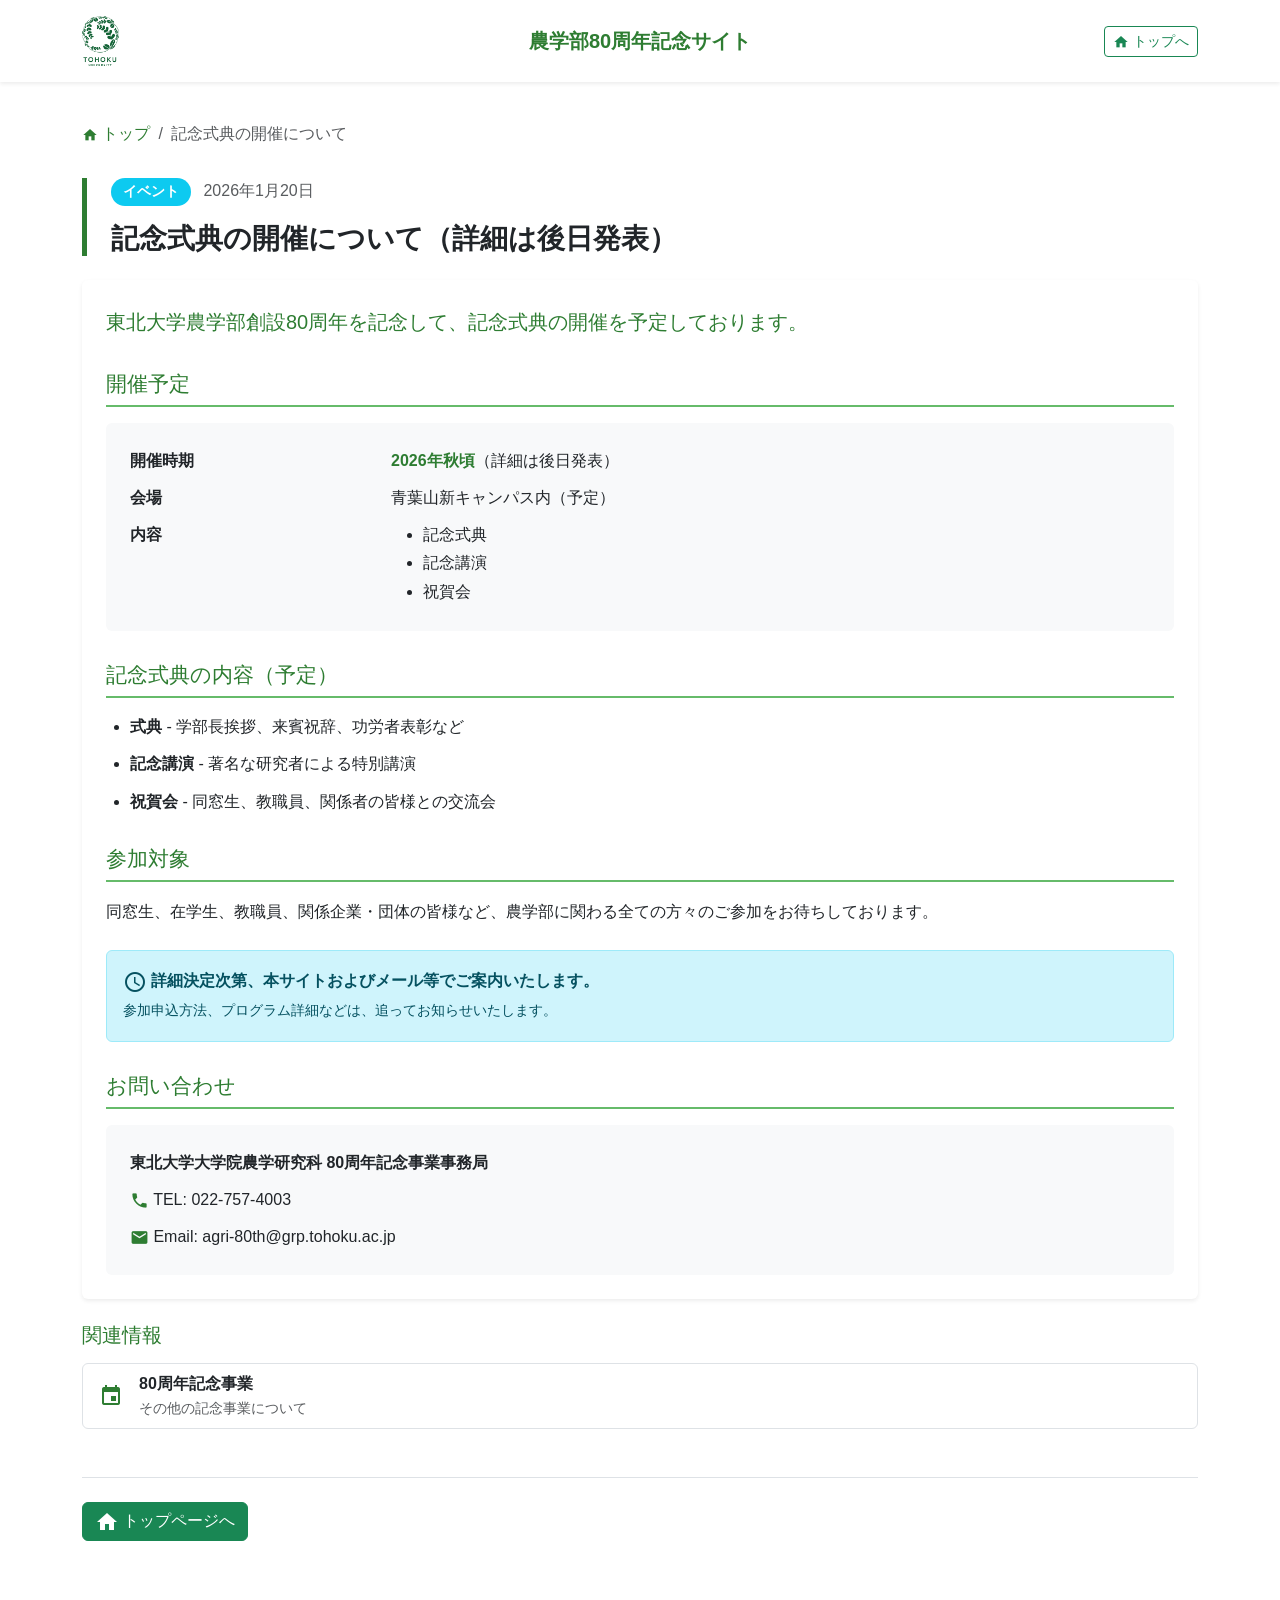
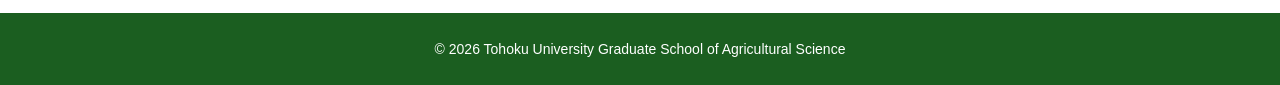
<file: news/2026-xx-xx-site-ceremony.html>
<!DOCTYPE html>
<html lang="ja">
<head>
  <meta charset="UTF-8">
  <title>記念式典の開催について | 東北大学農学部80周年</title>
  <meta name="viewport" content="width=device-width, initial-scale=1, shrink-to-fit=no">
  <link href="https://cdn.jsdelivr.net/npm/bootstrap@5.0.0-beta1/dist/css/bootstrap.min.css" rel="stylesheet" integrity="sha384-giJF6kkoqNQ00vy+HMDP7azOuL0xtbfIcaT9wjKHr8RbDVddVHyTfAAsrekwKmP1" crossorigin="anonymous">
  <link href="https://fonts.googleapis.com/icon?family=Material+Icons" rel="stylesheet">
  <link rel="stylesheet" href="../css/style.css">
  <link rel="stylesheet" href="../css/queries.css">
</head>

<body>
   <header class="bg-white shadow-sm sticky-top">
    <div class="container py-3">
      <div class="row align-items-center">
        <div class="col-4 col-md-3">
          <a href="../index.html">
            <img src="../img/logo_top1.png" alt="東北大学" class="img-fluid" style="max-height: 50px;">
          </a>
        </div>
        <div class="col-8 col-md-6 text-center">
          <h1 class="h5 mb-0 text-primary-green fw-bold d-none d-md-block">農学部80周年記念サイト</h1>
          <p class="small text-primary-green mb-0 d-md-none">80周年記念サイト</p>
        </div>
        <div class="col-12 col-md-3 text-end mt-2 mt-md-0">
          <a href="../index.html" class="btn btn-outline-success btn-sm">
            <span class="material-icons" style="font-size: 1rem; vertical-align: middle;">home</span>
            <span class="d-none d-md-inline">トップへ</span>
          </a>
        </div>
      </div>
    </div>
  </header>

  <main class="py-4">
    <article class="container">
      <nav aria-label="breadcrumb">
        <ol class="breadcrumb bg-transparent px-0">
          <li class="breadcrumb-item">
            <a href="../index.html" class="text-primary-green text-decoration-none">
              <span class="material-icons" style="font-size: 1rem; vertical-align: middle;">home</span>
              トップ
            </a>
          </li>
          
          <li class="breadcrumb-item active text-muted" aria-current="page">記念式典の開催について</li>
        </ol>
      </nav>

      <div class="article-header mb-4">
  <div class="mb-3">
    <span class="notice-badge notice-badge bg-info">イベント</span>
    <time datetime="2026-01-20" class="text-muted">2026年1月20日</time>
  </div>
  <h2 class="h3 fw-bold text-dark mb-0">記念式典の開催について（詳細は後日発表）</h2>
</div>

          <div class="article-content bg-white rounded shadow-sm p-4">
            <p class="lead text-primary-green">
              東北大学農学部創設80周年を記念して、記念式典の開催を予定しております。
            </p>

            <h3>開催予定</h3>
            <div class="p-4 bg-light rounded mb-4">
              <dl class="row mb-0">
                <dt class="col-sm-3">開催時期</dt>
                <dd class="col-sm-9"><strong class="text-primary-green">2026年秋頃</strong>（詳細は後日発表）</dd>
                
                <dt class="col-sm-3">会場</dt>
                <dd class="col-sm-9">青葉山新キャンパス内（予定）</dd>
                
                <dt class="col-sm-3">内容</dt>
                <dd class="col-sm-9 mb-0">
                  <ul class="mb-0">
                    <li>記念式典</li>
                    <li>記念講演</li>
                    <li>祝賀会</li>
                  </ul>
                </dd>
              </dl>
            </div>

            <h3>記念式典の内容（予定）</h3>
            <ul class="content-list">
              <li><strong>式典</strong> - 学部長挨拶、来賓祝辞、功労者表彰など</li>
              <li><strong>記念講演</strong> - 著名な研究者による特別講演</li>
              <li><strong>祝賀会</strong> - 同窓生、教職員、関係者の皆様との交流会</li>
            </ul>

            <h3>参加対象</h3>
            <p>
              同窓生、在学生、教職員、関係企業・団体の皆様など、農学部に関わる全ての方々のご参加をお待ちしております。
            </p>

            <div class="alert alert-info mt-4" role="alert">
              <span class="material-icons" style="vertical-align: middle;">schedule</span>
              <strong>詳細決定次第、本サイトおよびメール等でご案内いたします。</strong><br>
              <small>参加申込方法、プログラム詳細などは、追ってお知らせいたします。</small>
            </div>

            <h3>お問い合わせ</h3>
            <div class="bg-light p-4 rounded">
              <p class="mb-2"><strong>東北大学大学院農学研究科 80周年記念事業事務局</strong></p>
              <p class="mb-2">
                <span class="material-icons text-primary-green" style="vertical-align: middle; font-size: 1.2rem;">phone</span>
                TEL: 022-757-4003
              </p>
              <p class="mb-0">
                <span class="material-icons text-primary-green" style="vertical-align: middle; font-size: 1.2rem;">email</span>
                Email: agri-80th@grp.tohoku.ac.jp
              </p>
            </div>
          </div>

          <div class="mt-4">
            <h3 class="h5 text-primary-green mb-3">関連情報</h3>
            <div class="list-group">
              <a href="../index.html#list" class="list-group-item list-group-item-action d-flex align-items-center">
                <span class="material-icons text-primary-green me-3">event</span>
                <div>
                  <div class="fw-bold">80周年記念事業</div>
                  <small class="text-muted">その他の記念事業について</small>
                </div>
              </a>
            </div>
          </div>

          <div class="d-flex justify-content-between mt-5 pt-4 border-top flex-column flex-md-row gap-3">
            
            <a href="../index.html" class="btn btn-success">
              <span class="material-icons" style="vertical-align: middle;">home</span>
              トップページへ
            </a>
          </div>
        </div>
      </div>
    </article>
  </main>

  <footer class="bg-accent-green text-white py-4 mt-5">
    <div class="container text-center">
      <small>© 2026 Tohoku University Graduate School of Agricultural Science</small>
    </div>
  </footer>

  <script src="https://cdn.jsdelivr.net/npm/bootstrap@5.0.0-beta1/dist/js/bootstrap.bundle.min.js" integrity="sha384-ygbV9kiqUc6oa4msXn9868pTtWMgiQaeYH7/t7LECLbyPA2x65Kgf80OJFdroafW" crossorigin="anonymous"></script>
</body>
</html>
</file>
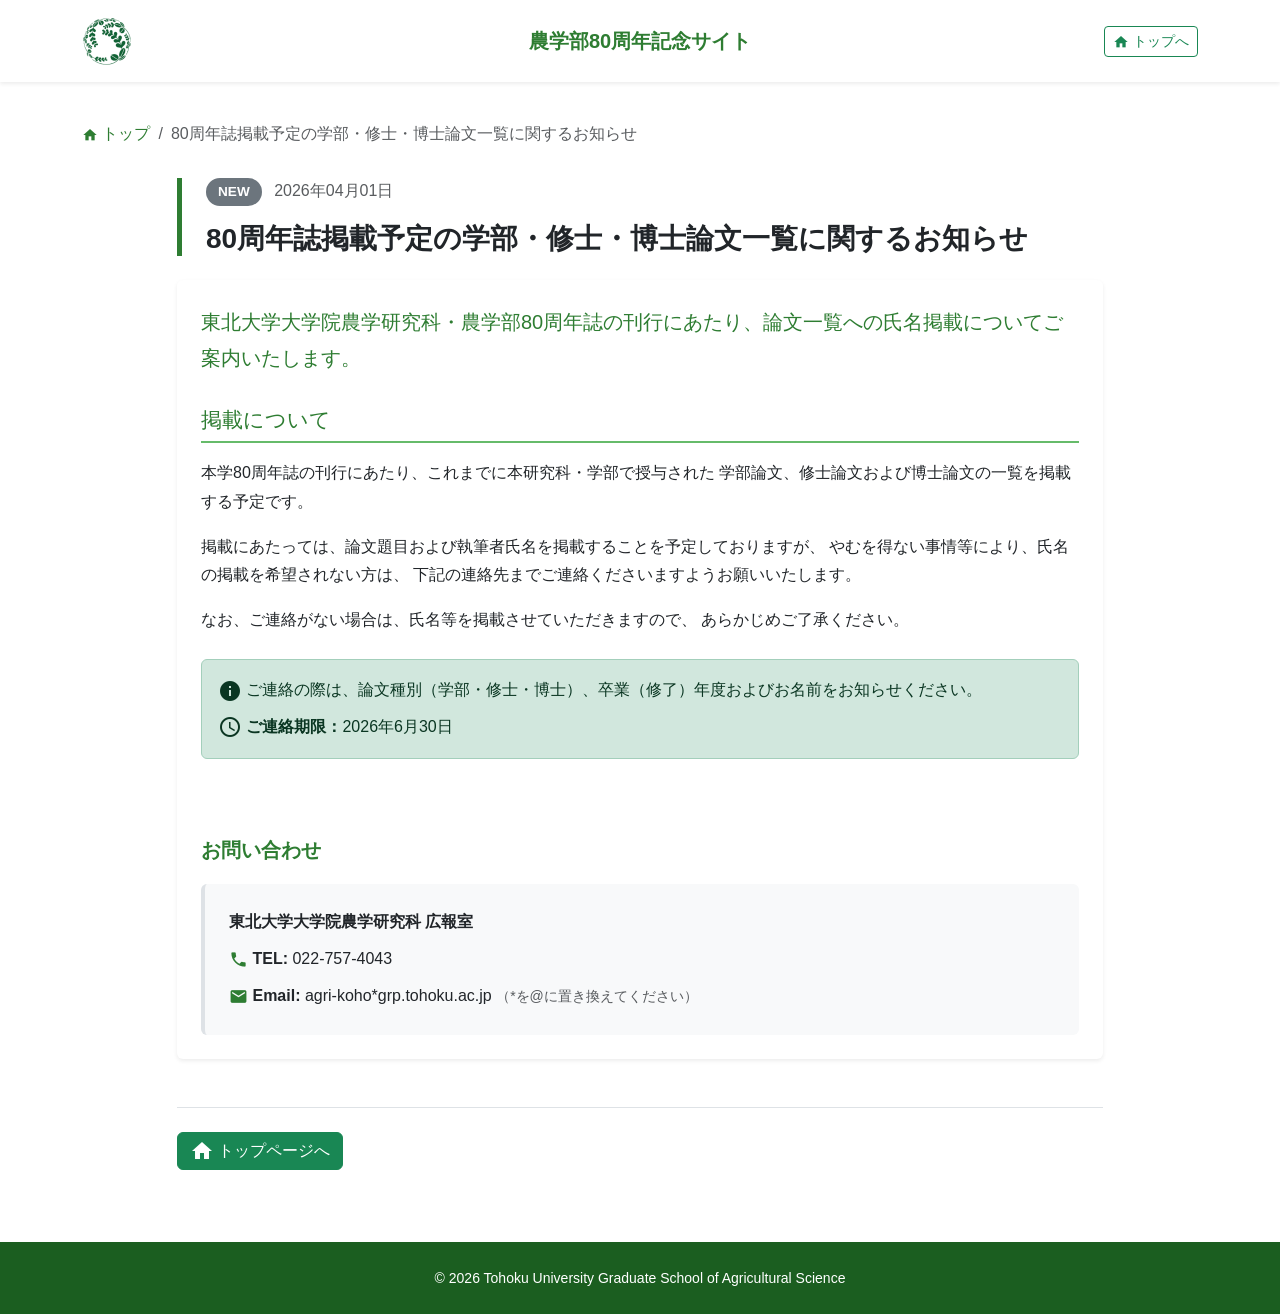
<file: news/20260401_info_01.html>
<!DOCTYPE html>
<html lang="ja">
<head>
  <meta charset="UTF-8">
  <title>80周年誌掲載予定の学部・修士・博士論文一覧に関するお知らせ | 東北大学農学部80周年</title>
  <meta name="viewport" content="width=device-width, initial-scale=1, shrink-to-fit=no">
  <link rel="canonical" href="https://www.agri.tohoku.ac.jp/80th/news/thesis-name-notice.html">
  <meta name="description" content="80周年誌に掲載する学部・修士論文・博士論文一覧への氏名掲載に関するご案内です。掲載を希望されない方はご連絡ください。">
  
  <!-- スタイルシート -->
  <link href="https://cdn.jsdelivr.net/npm/bootstrap@5.0.0-beta1/dist/css/bootstrap.min.css" rel="stylesheet" integrity="sha384-giJF6kkoqNQ00vy+HMDP7azOuL0xtbfIcaT9wjKHr8RbDVddVHyTfAAsrekwKmP1" crossorigin="anonymous">
  <link href="https://fonts.googleapis.com/icon?family=Material+Icons" rel="stylesheet">
  <link rel="stylesheet" href="../css/style.css">
  <link rel="stylesheet" href="../css/queries.css">
</head>

<body>
  <!-- ヘッダー -->
  <header class="bg-white shadow-sm sticky-top">
    <div class="container py-3">
      <div class="row align-items-center">
        <div class="col-4 col-md-3">
          <a href="../index.html">
            <img src="../img/logo_top3.png" alt="東北大学" class="img-fluid" style="max-height: 50px;">
          </a>
        </div>
        <div class="col-8 col-md-6 text-center">
          <h1 class="h5 mb-0 text-primary-green fw-bold d-none d-md-block">農学部80周年記念サイト</h1>
          <p class="small text-primary-green mb-0 d-md-none">80周年記念サイト</p>
        </div>
        <div class="col-12 col-md-3 text-end mt-2 mt-md-0">
          <a href="../index.html" class="btn btn-outline-success btn-sm">
            <span class="material-icons" style="font-size: 1rem; vertical-align: middle;">home</span>
            <span class="d-none d-md-inline">トップへ</span>
          </a>
        </div>
      </div>
    </div>
  </header>

  <main class="py-4">
    <article class="container">
      <!-- パンくずリスト -->
      <nav aria-label="breadcrumb">
        <ol class="breadcrumb bg-transparent px-0">
          <li class="breadcrumb-item">
            <a href="../index.html" class="text-primary-green text-decoration-none">
              <span class="material-icons" style="font-size: 1rem; vertical-align: middle;">home</span>
              トップ
            </a>
          </li>
          
          <li class="breadcrumb-item active text-muted" aria-current="page">
            80周年誌掲載予定の学部・修士・博士論文一覧に関するお知らせ
          </li>
        </ol>
      </nav>

      <div class="row">
        <div class="col-lg-10 mx-auto">
          <!-- 記事ヘッダー -->
          <div class="article-header mb-4">
            <div class="mb-3">
              <span class="notice-badge bg-secondary">NEW</span>
              <time datetime="2026-01-15" class="text-muted">2026年04月01日</time>
            </div>
            <h2 class="h3 fw-bold text-dark mb-0">
              80周年誌掲載予定の学部・修士・博士論文一覧に関するお知らせ
            </h2>
          </div>

          <!-- 記事本文 -->
          <div class="article-content bg-white rounded shadow-sm p-4">
            <p class="lead text-primary-green">
              東北大学大学院農学研究科・農学部80周年誌の刊行にあたり、論文一覧への氏名掲載についてご案内いたします。
            </p>

            <h3>掲載について</h3>
            <p>
              本学80周年誌の刊行にあたり、これまでに本研究科・学部で授与された
              学部論文、修士論文および博士論文の一覧を掲載する予定です。
            </p>
            <p>
              掲載にあたっては、論文題目および執筆者氏名を掲載することを予定しておりますが、
              やむを得ない事情等により、氏名の掲載を希望されない方は、
              下記の連絡先までご連絡くださいますようお願いいたします。
            </p>
            <p>
              なお、ご連絡がない場合は、氏名等を掲載させていただきますので、
              あらかじめご了承ください。
            </p>

            <div class="alert alert-success mt-4" role="alert">
             <div class="mb-2">
              <span class="material-icons" style="vertical-align: middle;">info</span>
                ご連絡の際は、論文種別（学部・修士・博士）、卒業（修了）年度およびお名前をお知らせください。
            </div>
            <div>
             <span class="material-icons" style="vertical-align: middle;">schedule</span>
              <strong>ご連絡期限：</strong>2026年6月30日
            </div>
            </div>

             <p>
              <br>
              <br>
              <span class="fw-bold fs-5 text-primary-green">お問い合わせ</span><br>
              <span class="text-muted"></span>
            </p>
            <div class="bg-light p-4 rounded border-start border-primary-green border-4">
              <p class="mb-2 fw-bold">東北大学大学院農学研究科 広報室</p>
              <p class="mb-2">
                <span class="material-icons text-primary-green" style="vertical-align: middle; font-size: 1.2rem;">phone</span>
                <span class="fw-semibold">TEL:</span> 022-757-4043
              </p>
              <p class="mb-0">
                <span class="material-icons text-primary-green" style="vertical-align: middle; font-size: 1.2rem;">email</span>
                <span class="fw-semibold">Email:</span> agri-koho*grp.tohoku.ac.jp <span class="text-muted small">（*を@に置き換えてください）</span>
              </p>
             </div>
          </div>

          <!-- ナビゲーション -->
          <div class="d-flex justify-content-between mt-5 pt-4 border-top flex-column flex-md-row gap-3">
            <a href="../index.html" class="btn btn-success">
              <span class="material-icons" style="vertical-align: middle;">home</span>
              トップページへ
            </a>
          </div>
        </div>
      </div>
    </article>
  </main>

  <!-- フッター -->
  <footer class="bg-accent-green text-white py-4 mt-5">
    <div class="container text-center">
      <small>© 2026 Tohoku University Graduate School of Agricultural Science</small>
    </div>
  </footer>

  <script src="https://cdn.jsdelivr.net/npm/bootstrap@5.0.0-beta1/dist/js/bootstrap.bundle.min.js" integrity="sha384-ygbV9kiqUc6oa4msXn9868pTtWMgiQaeYH7/t7LECLbyPA2x65Kgf80OJFdroafW" crossorigin="anonymous"></script>
</body>
</html>
</file>
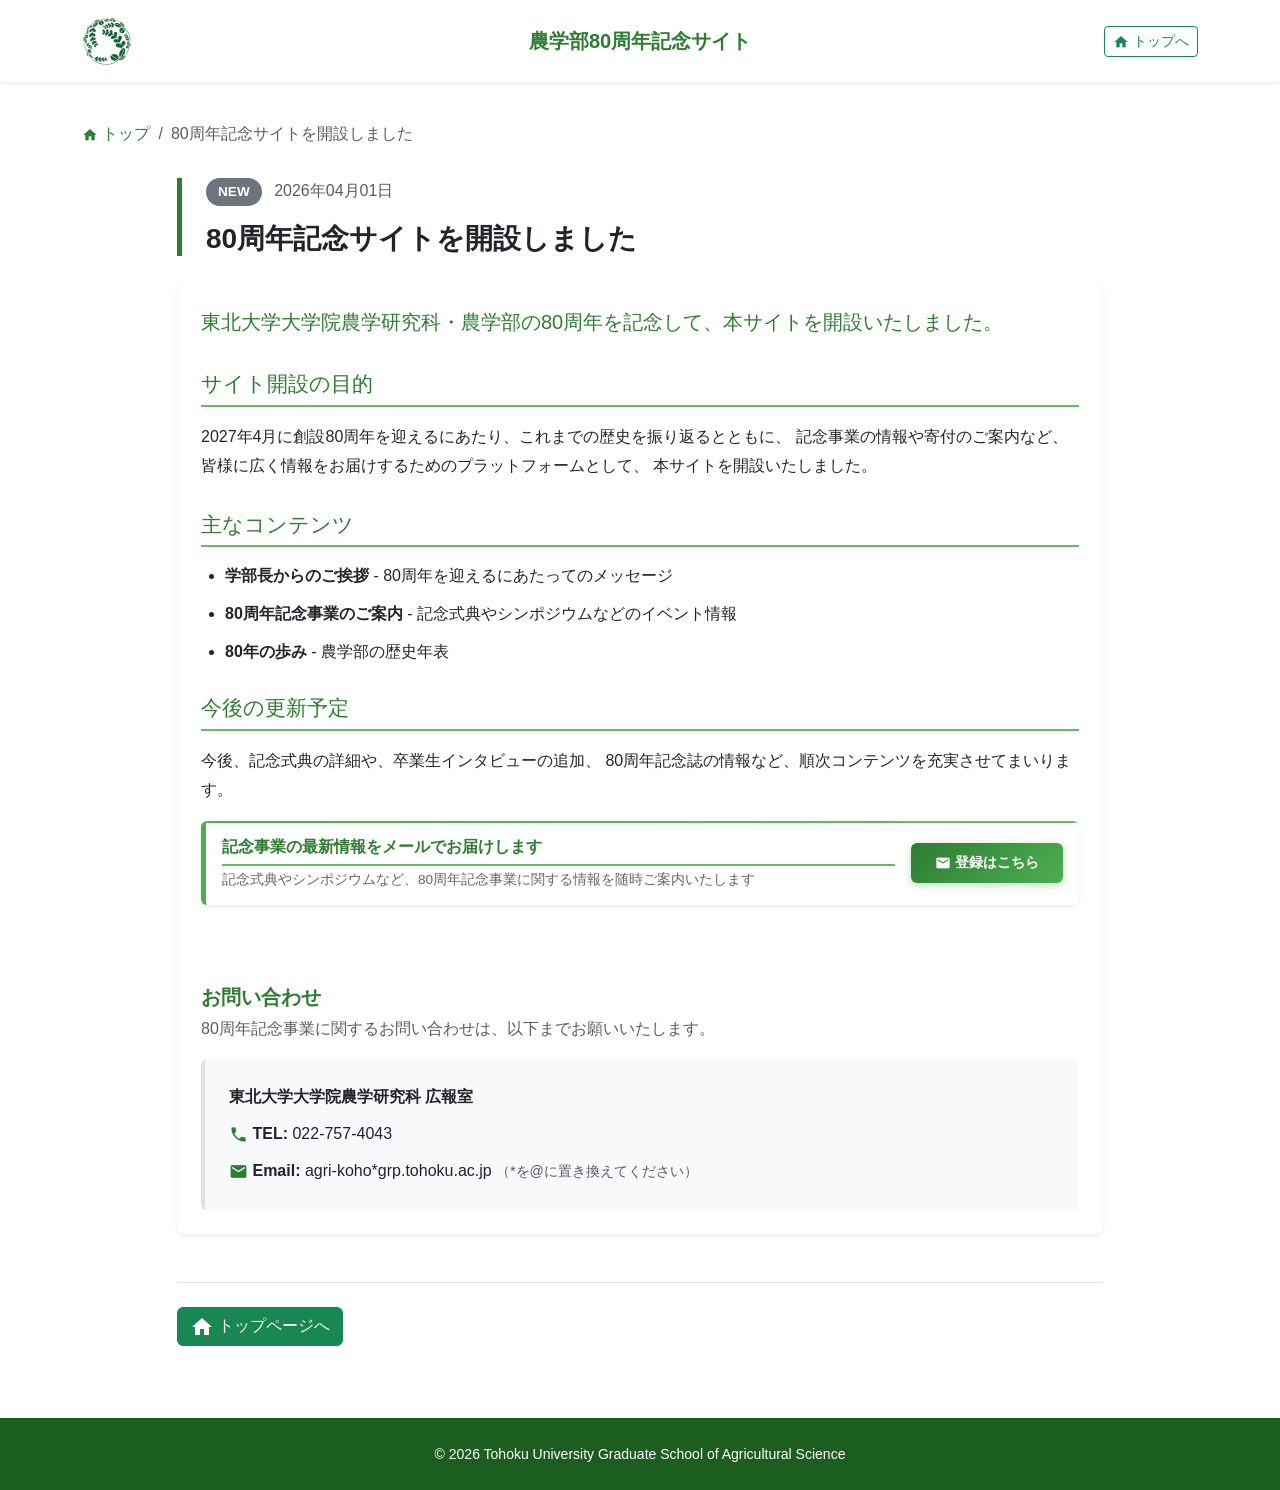
<file: news/20260401_site-open.html>
<!DOCTYPE html>
<html lang="ja">
<head>
  <meta charset="UTF-8">
  <title>80周年記念サイトを開設しました | 東北大学農学部80周年</title>
  <meta name="viewport" content="width=device-width, initial-scale=1, shrink-to-fit=no">
  <link rel="canonical" href="https://www.agri.tohoku.ac.jp/80th/news/2026-01-15-site-open.html">
  <meta name="description" content="東北大学農学部80周年記念サイトを開設いたしました">
  
  <!-- スタイルシート -->
  <link href="https://cdn.jsdelivr.net/npm/bootstrap@5.0.0-beta1/dist/css/bootstrap.min.css" rel="stylesheet" integrity="sha384-giJF6kkoqNQ00vy+HMDP7azOuL0xtbfIcaT9wjKHr8RbDVddVHyTfAAsrekwKmP1" crossorigin="anonymous">
  <link href="https://fonts.googleapis.com/icon?family=Material+Icons" rel="stylesheet">
  <link rel="stylesheet" href="../css/style.css">
  <link rel="stylesheet" href="../css/queries.css">
</head>

<body>
  <!-- ヘッダー -->
  <header class="bg-white shadow-sm sticky-top">
    <div class="container py-3">
      <div class="row align-items-center">
        <div class="col-4 col-md-3">
          <a href="../index.html">
            <img src="../img/logo_top3.png" alt="東北大学" class="img-fluid" style="max-height: 50px;">
          </a>
        </div>
        <div class="col-8 col-md-6 text-center">
          <h1 class="h5 mb-0 text-primary-green fw-bold d-none d-md-block">農学部80周年記念サイト</h1>
          <p class="small text-primary-green mb-0 d-md-none">80周年記念サイト</p>
        </div>
        <div class="col-12 col-md-3 text-end mt-2 mt-md-0">
          <a href="../index.html" class="btn btn-outline-success btn-sm">
            <span class="material-icons" style="font-size: 1rem; vertical-align: middle;">home</span>
            <span class="d-none d-md-inline">トップへ</span>
          </a>
        </div>
      </div>
    </div>
  </header>

  <main class="py-4">
    <article class="container">
      <!-- パンくずリスト -->
      <nav aria-label="breadcrumb">
        <ol class="breadcrumb bg-transparent px-0">
          <li class="breadcrumb-item">
            <a href="../index.html" class="text-primary-green text-decoration-none">
              <span class="material-icons" style="font-size: 1rem; vertical-align: middle;">home</span>
              トップ
            </a>
          </li>
          
          <li class="breadcrumb-item active text-muted" aria-current="page">80周年記念サイトを開設しました</li>
        </ol>
      </nav>

      <div class="row">
        <div class="col-lg-10 mx-auto">
          <!-- 記事ヘッダー -->
          <div class="article-header mb-4">
            <div class="mb-3">
              <span class="notice-badge bg-secondary">NEW</span>
              <time datetime="2026-01-15" class="text-muted">2026年04月01日</time>
            </div>
            <h2 class="h3 fw-bold text-dark mb-0">80周年記念サイトを開設しました</h2>
          </div>

          <!-- 記事本文 -->
          <div class="article-content bg-white rounded shadow-sm p-4">
            <p class="lead text-primary-green">
              東北大学大学院農学研究科・農学部の80周年を記念して、本サイトを開設いたしました。
            </p>

            <h3>サイト開設の目的</h3>
            <p>
              2027年4月に創設80周年を迎えるにあたり、これまでの歴史を振り返るとともに、
              記念事業の情報や寄付のご案内など、皆様に広く情報をお届けするためのプラットフォームとして、
              本サイトを開設いたしました。
            </p>

            <h3>主なコンテンツ</h3>
            <ul class="content-list">
              <li><strong>学部長からのご挨拶</strong> - 80周年を迎えるにあたってのメッセージ</li>
              <li><strong>80周年記念事業のご案内</strong> - 記念式典やシンポジウムなどのイベント情報</li>
              
              <li><strong>80年の歩み</strong> - 農学部の歴史年表</li>
              <!--<li><strong>寄付のお願い</strong> - 記念事業へのご支援について　 ※後日更新予定</li>
              <li><strong>インタビュー・メッセージ</strong> - 卒業生や教員からのメッセージ　 ※後日更新予定</li>-->
            </ul>

            <h3>今後の更新予定</h3>
            <p>
              今後、記念式典の詳細や、卒業生インタビューの追加、
              80周年記念誌の情報など、順次コンテンツを充実させてまいります。
            </p>

            <!--<div class="alert alert-success mt-4" role="alert">
              <span class="material-icons" style="vertical-align: middle;">info</span>
              最新情報は随時更新いたしますので、定期的にご確認ください。
            </div>-->
           
           
            <!-- 情報配信登録カード -->
                <div class="info-subscription-card bg-white rounded shadow-sm p-3 mb-3" style="position: relative; overflow: hidden; border-left: 5px solid #4CAF50;">
                  <!-- 上部アクセントライン -->
                  <div style="
                    position: absolute;
                    top: 0;
                    left: 0;
                    right: 0;
                    height: 2px;
                    background: linear-gradient(90deg, #4CAF50, #66BB6A);
                  "></div>
                  
                  <div class="row align-items-center g-3">
                    <!-- アイコン -->
                    <!--<div class="col-auto">
                      <div class="card-icon" style="
                        width: 50px;
                        height: 50px;
                        display: flex;
                        align-items: center;
                        justify-content: center;
                        background: linear-gradient(135deg, #4CAF50 0%, #66BB6A 100%);
                        border-radius: 10px;
                        box-shadow: 0 2px 8px rgba(76, 175, 80, 0.25);
                      ">
                        <span class="material-icons card-icon-symbol" style="font-size: 1.8rem; color: #FFFFFF;">
                          mail_outline
                        </span>
                      </div>
                    </div>-->
                    
                    <!-- テキスト -->
                    <div class="col">
                      <h3 class="card-title mb-1" style="
                        font-size: 1rem;
                        font-weight: 700;
                        color: #2E7D32;
                        margin: 0;
                      ">
                        記念事業の最新情報をメールでお届けします
                      </h3>
                      <p class="card-description mb-0" style="
                        font-size: 0.85rem;
                        color: #666;
                        line-height: 1.4;
                      ">
                        記念式典やシンポジウムなど、80周年記念事業に関する情報を随時ご案内いたします
                      </p>
                    </div>
                    
                    <!-- ボタン -->
                    <div class="col-auto">
                      <a href="https://docs.google.com/forms/d/e/1FAIpQLSfyLuaSgHoXx5FHsyjhY27YbcGbFlaA_1o_IeCkv5uu81jIlg/viewform" 
                        target="_blank" 
                        class="btn card-btn"
                        style="
                          transition: all 0.3s ease;
                          background: linear-gradient(135deg, #2E7D32 0%, #4CAF50 100%);
                          color: #ffffff;
                          border: none;
                          font-weight: 600;
                          font-size: 0.9rem;
                          padding: 0.6rem 1.5rem;
                          white-space: nowrap;
                          border-radius: 6px;
                          box-shadow: 0 2px 8px rgba(46, 125, 50, 0.3);
                          text-decoration: none;
                          display: inline-flex;
                          align-items: center;
                          justify-content: center;
                        "
                        onmouseover="this.style.background='linear-gradient(135deg, #1B5E20 0%, #2E7D32 100%)'; this.style.transform='translateY(-2px)'; this.style.boxShadow='0 4px 12px rgba(46, 125, 50, 0.4)';"
                        onmouseout="this.style.background='linear-gradient(135deg, #2E7D32 0%, #4CAF50 100%)'; this.style.transform='translateY(0)'; this.style.boxShadow='0 2px 8px rgba(46, 125, 50, 0.3)';">
                        <span class="material-icons me-1" style="vertical-align: middle; font-size: 1rem;">mail</span>
                        登録はこちら
                      </a>
                    </div>
                  </div>
                </div>

                <!-- レスポンシブ対応 -->
                <style>
                @media (max-width: 991px) {
                  .info-subscription-card .col-auto:first-child {
                    display: flex;
                    justify-content: center;
                  }
                  
                  .info-subscription-card .col {
                    text-align: center;
                  }
                  
                  .info-subscription-card .col-auto:last-child {
                    display: flex;
                    justify-content: center;
                    width: 100%;
                  }
                  
                  .info-subscription-card .card-btn {
                    width: 100%;
                    max-width: 300px;
                  }
                }

                @media (max-width: 768px) {
                  .info-subscription-card .card-icon {
                    width: 45px !important;
                    height: 45px !important;
                  }
                  
                  .info-subscription-card .card-icon-symbol {
                    font-size: 1.5rem !important;
                  }
                  
                  .info-subscription-card .card-title {
                    font-size: 0.95rem !important;
                  }
                  
                  .info-subscription-card .card-description {
                    font-size: 0.8rem !important;
                  }
                  
                  .info-subscription-card .card-btn {
                    font-size: 0.85rem !important;
                    padding: 0.55rem 1.25rem !important;
                  }
                }
                </style>
<!-------------------------------------------------------------------------------------->

          
            <p>
              <br>
              <br>
              <span class="fw-bold fs-5 text-primary-green">お問い合わせ</span><br>
              <span class="text-muted">80周年記念事業に関するお問い合わせは、以下までお願いいたします。</span>
            </p>
            <div class="bg-light p-4 rounded border-start border-primary-green border-4">
              <p class="mb-2 fw-bold">東北大学大学院農学研究科 広報室</p>
              <p class="mb-2">
                <span class="material-icons text-primary-green" style="vertical-align: middle; font-size: 1.2rem;">phone</span>
                <span class="fw-semibold">TEL:</span> 022-757-4043
              </p>
              <p class="mb-0">
                <span class="material-icons text-primary-green" style="vertical-align: middle; font-size: 1.2rem;">email</span>
                <span class="fw-semibold">Email:</span> agri-koho*grp.tohoku.ac.jp <span class="text-muted small">（*を@に置き換えてください）</span>
              </p>
            
            </div>
          </div>

          <!-- 関連リンク -->
          <!--<div class="mt-4">
            <h3 class="h5 text-primary-green mb-3">関連情報</h3>
            <div class="list-group">
              <a href="../index.html#donation" class="list-group-item list-group-item-action d-flex align-items-center">
                <span class="material-icons text-primary-green me-3">volunteer_activism</span>
                <div>
                  <div class="fw-bold">寄付のお願い</div>
                  <small class="text-muted">80周年記念事業へのご支援をお願いしております</small>
                </div>
              </a>
              <a href="../index.html#list" class="list-group-item list-group-item-action d-flex align-items-center">
                <span class="material-icons text-primary-green me-3">event</span>
                <div>
                  <div class="fw-bold">80周年記念事業</div>
                  <small class="text-muted">記念式典やシンポジウムの情報</small>
                </div>
              </a>
            </div>
          </div>-->

          <!-- ナビゲーション -->
          <div class="d-flex justify-content-between mt-5 pt-4 border-top flex-column flex-md-row gap-3">
           
            <a href="../index.html" class="btn btn-success">
              <span class="material-icons" style="vertical-align: middle;">home</span>
              トップページへ
            </a>
          </div>
        </div>
      </div>
    </article>
  </main>

  <!-- フッター -->
  <footer class="bg-accent-green text-white py-4 mt-5">
    <div class="container text-center">
      <small>© 2026 Tohoku University Graduate School of Agricultural Science</small>
    </div>
  </footer>

  <script src="https://cdn.jsdelivr.net/npm/bootstrap@5.0.0-beta1/dist/js/bootstrap.bundle.min.js" integrity="sha384-ygbV9kiqUc6oa4msXn9868pTtWMgiQaeYH7/t7LECLbyPA2x65Kgf80OJFdroafW" crossorigin="anonymous"></script>
</body>
</html>
</file>
<file: css/style.css>
/* ============================================
   80周年記念サイト用CSS
   ============================================ */

/* Material Icons カスタムスタイル */
.material-icons {
  font-family: 'Material Icons';
  font-weight: normal;
  font-style: normal;
  font-size: 24px;
  line-height: 1;
  text-transform: none;
  letter-spacing: normal;
  word-wrap: normal;
  white-space: nowrap;
  direction: ltr;
  display: inline-flex;
  vertical-align: middle;
  -webkit-font-smoothing: antialiased;
  text-rendering: optimizeLegibility;
  -moz-osx-font-smoothing: grayscale;
  font-feature-settings: 'liga';
}

.material-icons.md-36 {
  font-size: 36px;
}

/* ============================================
   カラーパレット（CSS変数）
   ============================================ */
:root {
  --primary-green: #2E7D32;
  --light-green: #66BB6A;
  --accent-green: #1B5E20;
  --bg-light: #F1F8F4;
  --text-dark: #212121;
  --white: #FFFFFF;
}

/* ============================================
   基本スタイル
   ============================================ */
body {
  font-family: -apple-system, BlinkMacSystemFont, "Segoe UI", "Helvetica Neue", 
               "Hiragino Kaku Gothic ProN", "メイリオ", Meiryo, sans-serif;
}

/* ============================================
   背景色・テキスト色
   ============================================ */
.bg-primary-green {
  background-color: var(--primary-green) !important;
}

.bg-light-green {
  background-color: var(--light-green) !important;
}

.bg-accent-green {
  background-color: var(--accent-green) !important;
}

.text-primary-green {
  color: var(--primary-green) !important;
}

/* ============================================
   ボタン
   ============================================ */
.btn-donate {
  background: linear-gradient(135deg, var(--primary-green) 0%, var(--light-green) 100%);
  color: var(--white);
  border: none;
  padding: 1rem 2rem;
  font-size: 1.1rem;
  font-weight: bold;
  transition: all 0.3s ease;
  box-shadow: 0 4px 6px rgba(0,0,0,0.1);
}

.btn-donate:hover {
  transform: translateY(-2px);
  box-shadow: 0 6px 12px rgba(0,0,0,0.15);
  color: var(--white);
}

/* ============================================
   カード
   ============================================ */
.card-donation {
  border: 2px solid var(--light-green);
  border-radius: 15px;
  transition: all 0.3s ease;
  height: 100%;
}

.card-donation:hover {
  transform: translateY(-5px);
  box-shadow: 0 8px 16px rgba(46, 125, 50, 0.2);
}

.card-donation .card-header {
  background: linear-gradient(135deg, var(--primary-green) 0%, var(--light-green) 100%);
  color: var(--white);
  font-weight: bold;
  font-size: 1.2rem;
  border-radius: 13px 13px 0 0 !important;
}

.donation-amount {
  font-size: 2.5rem;
  font-weight: bold;
  color: var(--primary-green);
}

.icon-card {
  transition: all 0.3s ease;
  border: none;
  border-radius: 15px;
  overflow: hidden;
  box-shadow: 0 2px 8px rgba(0,0,0,0.1);
}

.icon-card:hover {
  transform: translateY(-5px);
  box-shadow: 0 8px 16px rgba(0,0,0,0.15);
}

.icon-card .material-icons {
  font-size: 3rem;
  color: var(--primary-green);
}

/* ============================================
   セクションタイトル
   ============================================ */
.section-title {
  position: relative;
  padding: 1.5rem 0;
  margin-bottom: 3rem;
}

.section-title::after {
  content: '';
  position: absolute;
  bottom: 0;
  left: 50%;
  transform: translateX(-50%);
  width: 80px;
  height: 4px;
  background: linear-gradient(90deg, var(--primary-green), var(--light-green));
  border-radius: 2px;
}

/* ============================================
   ナビゲーション
   ============================================ */
.navbar {
  background-color: var(--white);
  box-shadow: 0 2px 4px rgba(0,0,0,0.1);
}

.nav-link {
  color: var(--text-dark) !important;
  font-weight: 500;
  display: flex;
  align-items: center;
  gap: 0.5rem;
  padding: 0.75rem 1rem !important;
  transition: all 0.3s ease;
}

.nav-link:hover {
  color: var(--primary-green) !important;
  background-color: var(--bg-light);
  border-radius: 8px;
}

.nav-link .material-icons {
  font-size: 1.2rem;
}

/* ============================================
   ヒーローセクション
   ============================================ */
.jumbotron-fluid {
  position: relative;
  overflow: hidden;
}

.jumbotron-fluid::after {
  content: '';
  position: absolute;
  bottom: 0;
  left: 0;
  right: 0;
  height: 100px;
  background: linear-gradient(to top, var(--white), transparent);
}

/* モバイルではグラデーションを軽減 */
@media (max-width: 767px) {
  .jumbotron-fluid::after {
    height: 10px;
    background: linear-gradient(to top, rgba(255, 255, 255, 0.9), transparent);
  }
}

.hero-badge {
  position: absolute;
  top: 20px;
  right: 20px;
  background: var(--primary-green);
  color: var(--white);
  padding: 1rem 2rem;
  border-radius: 50px;
  font-size: 1.5rem;
  font-weight: bold;
  box-shadow: 0 4px 12px rgba(0,0,0,0.2);
  z-index: 10;
}

/* ============================================
   テーブル
   ============================================ */
.table > :not(caption) > * > * {
  vertical-align: middle;
}

/* ============================================
   フローティング要素
   ============================================ */
.floating-donate {
  position: fixed;
  bottom: 20px;
  right: 20px;
  z-index: 1000;
}

.floating-donate .btn {
  border-radius: 50px;
  padding: 1rem 2rem;
  box-shadow: 0 4px 12px rgba(46, 125, 50, 0.3);
  animation: pulse 2s infinite;
}

@keyframes pulse {
  0%, 100% {
    transform: scale(1);
  }
  50% {
    transform: scale(1.05);
  }
}

.floating-nav {
  position: fixed;
  width: 50px;
  right: 0;
  top: 10%;
  cursor: pointer;
  z-index: 999;
}

.floating-nav a {
  color: white;
  writing-mode: vertical-rl;
  text-orientation: upright;
  text-decoration: none;
}

.totop {
  position: absolute;
  top: -60px;
  right: 40px;
  cursor: pointer;
  transition: all 0.3s ease;
}

.totop:hover {
  transform: translateY(-5px);
}

/* ============================================
   記事ページ用スタイル
   ============================================ */
.article-header {
  border-left: 5px solid var(--primary-green);
  padding-left: 1.5rem;
  margin-bottom: 2rem;
}

.article-meta {
  color: #666;
  font-size: 0.9rem;
}

.article-content {
  line-height: 1.8;
}

.article-content h3 {
  color: var(--primary-green);
  font-size: 1.3rem;
  margin-top: 2rem;
  margin-bottom: 1rem;
  padding-bottom: 0.5rem;
  border-bottom: 2px solid var(--light-green);
}

.article-content h4 {
  color: var(--primary-green);
  font-size: 1.1rem;
  margin-top: 1.5rem;
  margin-bottom: 0.75rem;
}

.content-list {
  padding-left: 1.5rem;
}

.content-list li {
  margin-bottom: 0.75rem;
  line-height: 1.6;
}

.breadcrumb {
  background-color: transparent;
  padding: 1rem 0;
}

.breadcrumb-item a {
  color: var(--primary-green);
  text-decoration: none;
}

.breadcrumb-item.active {
  color: #666;
}

.news-item {
  position: relative;
  transition: all 0.3s ease;
  border: 1px solid #e0e0e0;
}

.news-item:hover {
  transform: translateX(5px);
  box-shadow: 0 4px 12px rgba(46, 125, 50, 0.15) !important;
  border-color: var(--light-green);
}

.news-meta {
  min-width: 180px;
}

/* ============================================
   80年の歩み
   ============================================ */
#history {
  padding-top: 2rem !important;
  padding-bottom: 2rem !important;
  background-color: #fafafa;
}

.history-image-divider {
  width: 100%;
  position: relative;
  overflow: hidden;
  border-radius: 0;
}

.history-image-divider img {
  width: 100%;
  height: auto;
  display: block;
  filter: sepia(60%) contrast(1.1) brightness(1.05);
  opacity: 0.5;
  transition: all 0.4s ease;
}

.history-image-divider:hover img {
  opacity: 0.7;
  filter: sepia(40%) contrast(1.2) brightness(1.1);
  transform: scale(1.01);
}

.history-image-divider::before,
.history-image-divider::after {
  content: '';
  position: absolute;
  left: 0;
  right: 0;
  height: 50%;
  pointer-events: none;
  z-index: 1;
}

.history-image-divider::before {
  top: 0;
  background: linear-gradient(
    to bottom,
    rgba(250, 250, 250, 1) 0%,
    rgba(250, 250, 250, 0.7) 20%,
    transparent 100%
  );
}

.history-image-divider::after {
  bottom: 0;
  background: linear-gradient(
    to top,
    rgba(250, 250, 250, 1) 0%,
    rgba(250, 250, 250, 0.7) 20%,
    transparent 100%
  );
}

.history-image-divider.mb-3 {
  margin-bottom: 0.5rem !important;
}

.history-image-divider.mt-3 {
  margin-top: 0.5rem !important;
}

#history .table {
  margin-bottom: 0;
}

#history .table td,
#history .table th {
  padding: 0.75rem;
  vertical-align: middle;
}

#history .table ul {
  margin-bottom: 0;
  padding-left: 1.5rem;
}

#history .table ul li {
  margin-bottom: 0.25rem;
}

#history .section-title {
  margin-bottom: 1.5rem !important;
  padding: 1rem 0;
}

/* 時代別グラデーションカラー */
.history-era-genesis {
  background: linear-gradient(135deg, #1B5E20 0%, #2E7D32 100%) !important;
  position: relative;
  overflow: hidden;
  font-weight: bold;
  text-align: center;
  vertical-align: middle;
  padding: 1rem 0.5rem;
  color: white;
}

.history-era-genesis::after {
  content: '';
  position: absolute;
  top: 0;
  right: 0;
  bottom: 0;
  width: 30%;
  background: linear-gradient(to right, transparent, rgba(255,255,255,0.1));
}

.history-era-amemiya {
  background: linear-gradient(135deg, #2E7D32 0%, #388E3C 100%) !important;
  position: relative;
  overflow: hidden;
  font-weight: bold;
  text-align: center;
  vertical-align: middle;
  padding: 1rem 0.5rem;
  color: white;
}

.history-era-amemiya::after {
  content: '';
  position: absolute;
  top: 0;
  right: 0;
  bottom: 0;
  width: 30%;
  background: linear-gradient(to right, transparent, rgba(255,255,255,0.15));
}

.history-era-aobayama {
  background: linear-gradient(135deg, #388E3C 0%, #43A047 100%) !important;
  position: relative;
  overflow: hidden;
  box-shadow: 0 0 25px rgba(67, 160, 71, 0.4);
  border: 2px solid rgba(255, 255, 255, 0.3);
  font-weight: bold;
  text-align: center;
  vertical-align: middle;
  padding: 1rem 0.5rem;
  color: white;
}

.history-era-aobayama::after {
  content: '';
  position: absolute;
  top: 0;
  right: 0;
  bottom: 0;
  width: 40%;
  background: linear-gradient(to right, transparent, rgba(255,255,255,0.2));
}

/* ============================================
   寄付セクション
   ============================================ */
.reason-card-simple {
  transition: all 0.3s ease;
  border: 1px solid #e0e0e0;
  text-align: center;
  min-height: 120px;
  display: flex;
  flex-direction: column;
  align-items: center;
  justify-content: center;
}

.reason-card-simple:hover {
  transform: translateY(-3px);
  box-shadow: 0 6px 12px rgba(46, 125, 50, 0.15) !important;
  border-color: var(--light-green);
}

.donation-usage-list {
  list-style: none;
  padding: 0;
  margin: 0;
}

.donation-usage-list li {
  padding: 0.75rem 0;
  border-bottom: 1px solid #f0f0f0;
  display: flex;
  align-items: center;
  font-weight: 500;
  color: var(--text-dark);
}

.donation-usage-list li:last-child {
  border-bottom: none;
}

.donation-usage-list li .material-icons {
  color: var(--primary-green);
  margin-right: 0.75rem;
  font-size: 1.5rem;
}

.donation-amount-box {
  border: 2px solid var(--light-green);
}

.donation-plan {
  background: linear-gradient(135deg, rgba(46, 125, 50, 0.05), rgba(102, 187, 106, 0.05));
  border-radius: 10px;
}

.simple-list {
  list-style: none;
  padding: 0;
  margin: 0;
}

.simple-list li {
  padding: 0.5rem 0;
  padding-left: 1.5rem;
  position: relative;
  color: #555;
}

.simple-list li::before {
  content: '✓';
  position: absolute;
  left: 0;
  color: var(--primary-green);
  font-weight: bold;
  font-size: 1.1rem;
}

/* ============================================
   バッジの色分け統一
   ============================================ */
.notice-badge {
  display: inline-block;
  padding: 0.25rem 0.75rem;
  border-radius: 20px;
  font-size: 0.85rem;
  font-weight: 600;
  color: #ffffff;
  margin-right: 0.5rem;
  background-color: var(--primary-green);
}

.notice-badge.bg-info {
  background-color: #0dcaf0 !important;
}

.notice-badge.bg-success {
  background-color: var(--primary-green) !important;
}

.notice-badge.bg-warning {
  background-color: #ffc107 !important;
  color: #212529 !important;
}

.notice-badge.bg-secondary {
  background-color: #6c757d !important;
}

.notice-badge.bg-danger {
  background-color: #dc3545 !important;
}


/* 学部長メッセージセクションのスタイル追加 */
.dean-photo-wrapper {
    max-width: 300px;
    width: 100%;
}

.dean-photo {
    width: 100%;
    height: auto;
    object-fit: cover;
}

.message-content h3 {
    font-size: 1.5rem;
    letter-spacing: 0.05em;
}

.message-text p {
    text-align: justify;
    color: #333;
}

.signature {
    background: linear-gradient(to right, transparent, rgba(76, 175, 80, 0.05));
    padding: 1rem;
    border-radius: 0.5rem;
}

/* モバイル対応 */
@media (max-width: 767px) {
    .dean-photo-wrapper {
        max-width: 250px;
        margin: 0 auto;
    }
    
    .message-content h3 {
        text-align: center;
        font-size: 1.3rem;
    }
    
    .message-content .fst-italic {
        text-align: center;
    }
    
    .signature {
        text-align: center !important;
    }
}

/* ============================================
   レスポンシブ: モバイル専用スタイル
   ============================================ */
@media (max-width: 767px) {
    /* ヒーローセクションの画像透明度調整(モバイルのみ) */
    .jumbotron-fluid {
        position: relative;
    }
    
    .jumbotron-fluid::before {
        content: '';
        position: absolute;
        top: 0;
        left: 0;
        right: 0;
        bottom: 0;
        background-color: rgba(255, 255, 255, 0.1);
        z-index: 1;
        pointer-events: none;
    }
    
    .jumbotron-fluid .container {
        position: relative;
        z-index: 2;
    }
    
    /* ヒーロー画像のフィルターは削除 */
    
    /* 学部長メッセージ - モバイル対応 */
    .dean-photo-wrapper {
        max-width: 250px;
        margin: 0 auto;
    }
    
    .message-content h3 {
        text-align: center;
        font-size: 1.3rem;
    }
    
    .message-content .fst-italic {
        text-align: center;
    }
    
    .signature {
        text-align: center !important;
    }
}

.signature-simple {
    border-top: 2px solid var(--primary-green);
    padding-top: 1rem;
}

/* モバイル対応 */
@media (max-width: 767px) {
    .signature-simple {
        text-align: center !important;
        border-top: 2px solid var(--primary-green);
        margin-top: 2rem;
    }
}

/* ============================================
   メール登録バナー
   ============================================ */
.mail-registration-banner {
    cursor: pointer;
}

.mail-registration-banner img {
    transition: transform 0.3s ease;
}

.mail-registration-banner:hover img {
    transform: scale(1.02);
}

/* モバイル対応 */
@media (max-width: 767px) {
    .mail-registration-banner {
        border-radius: 8px !important;
    }
    
    /* モバイルでは100%幅に戻す */
    .mail-registration-banner {
        max-width: 100% !important;
    }
    
    section.bg-light > .container > div[style*="max-width: 66.67%"] {
        max-width: 100% !important;
    }
}
</file>
<file: css/queries.css>
/* ============================================
   レスポンシブデザイン
   ============================================ */

/* タブレット以下 */
@media (max-width: 768px) {
  .hero-badge {
    font-size: 1rem;
    padding: 0.75rem 1.5rem;
    top: 10px;
    right: 10px;
  }
  
  .donation-amount {
    font-size: 2rem;
  }
  
  .nav-link .material-icons {
    display: none;
  }
  
  .section-title {
    font-size: 1.5rem;
  }
  
  .floating-donate {
    bottom: 10px;
    right: 10px;
  }
  
  .floating-donate .btn {
    padding: 0.75rem 1.5rem;
    font-size: 0.9rem;
  }
}

/* スマートフォン */
@media (max-width: 576px) {
  .card-donation .card-header {
    font-size: 1rem;
  }
  
  .donation-amount {
    font-size: 1.75rem;
  }
  
  .hero-badge {
    font-size: 0.85rem;
    padding: 0.5rem 1rem;
  }
  
  .section-title::after {
    width: 60px;
    height: 3px;
  }
}

/* 大画面 */
@media (min-width: 1400px) {
  .container {
    max-width: 1320px;
  }
}
</file>
